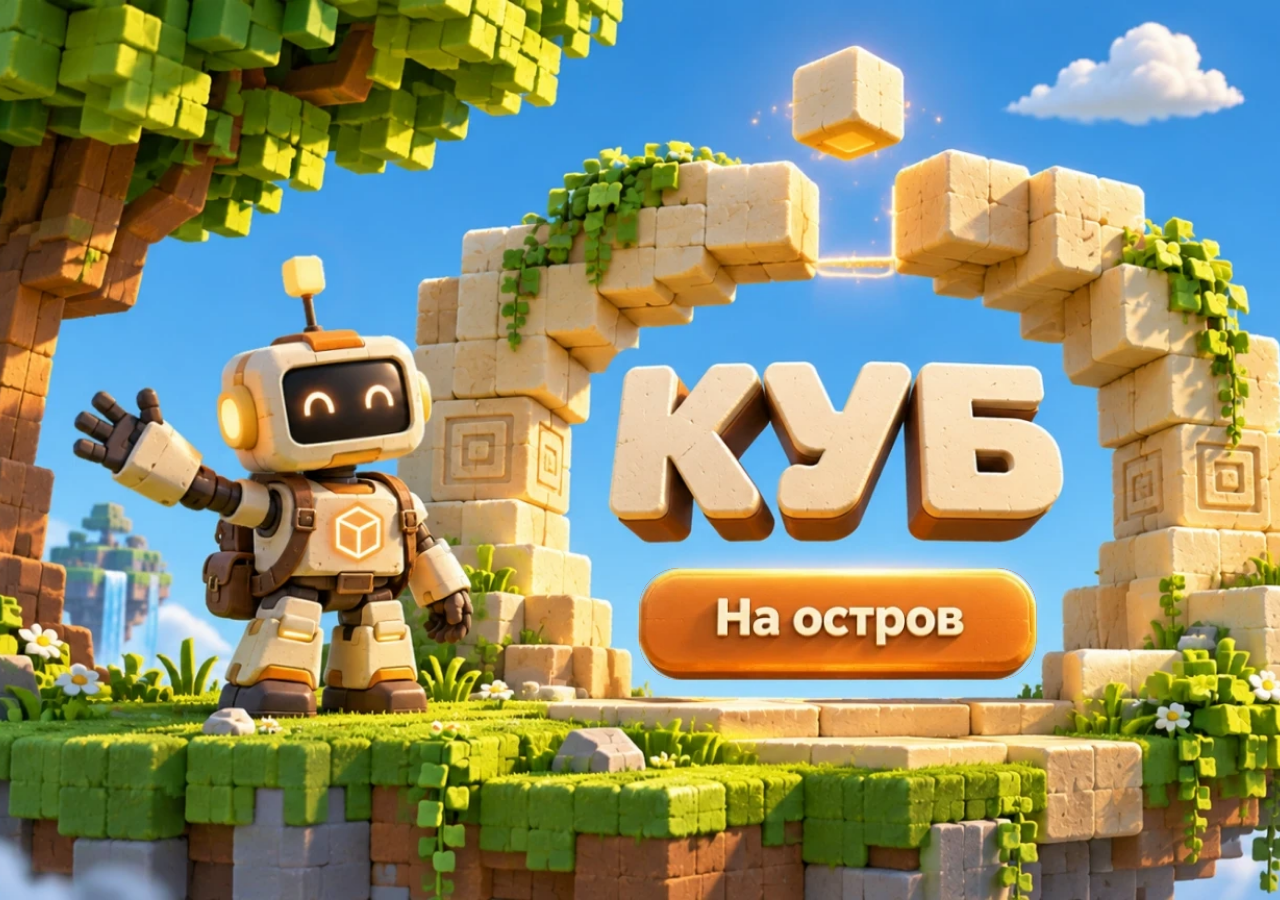
<file: index.html>
<!doctype html>
<html lang="ru">
<head>
  <meta charset="utf-8">
  <meta name="viewport" content="width=device-width, initial-scale=1">
  <meta name="theme-color" content="#306a79">
  <title>КУБ · На остров</title>
  <link rel="stylesheet" href="entrance.css">
</head>
<body>
  <main class="entrance" aria-label="КУБ">
    <div class="scene">
      <div class="film" aria-hidden="true">
        <video muted playsinline loop></video>
      </div>
      <a class="enter" href="game.html?v=116"><span>На остров</span></a>
    </div>
  </main>
  <script type="module" src="entrance.js"></script>
</body>
</html>
</file>
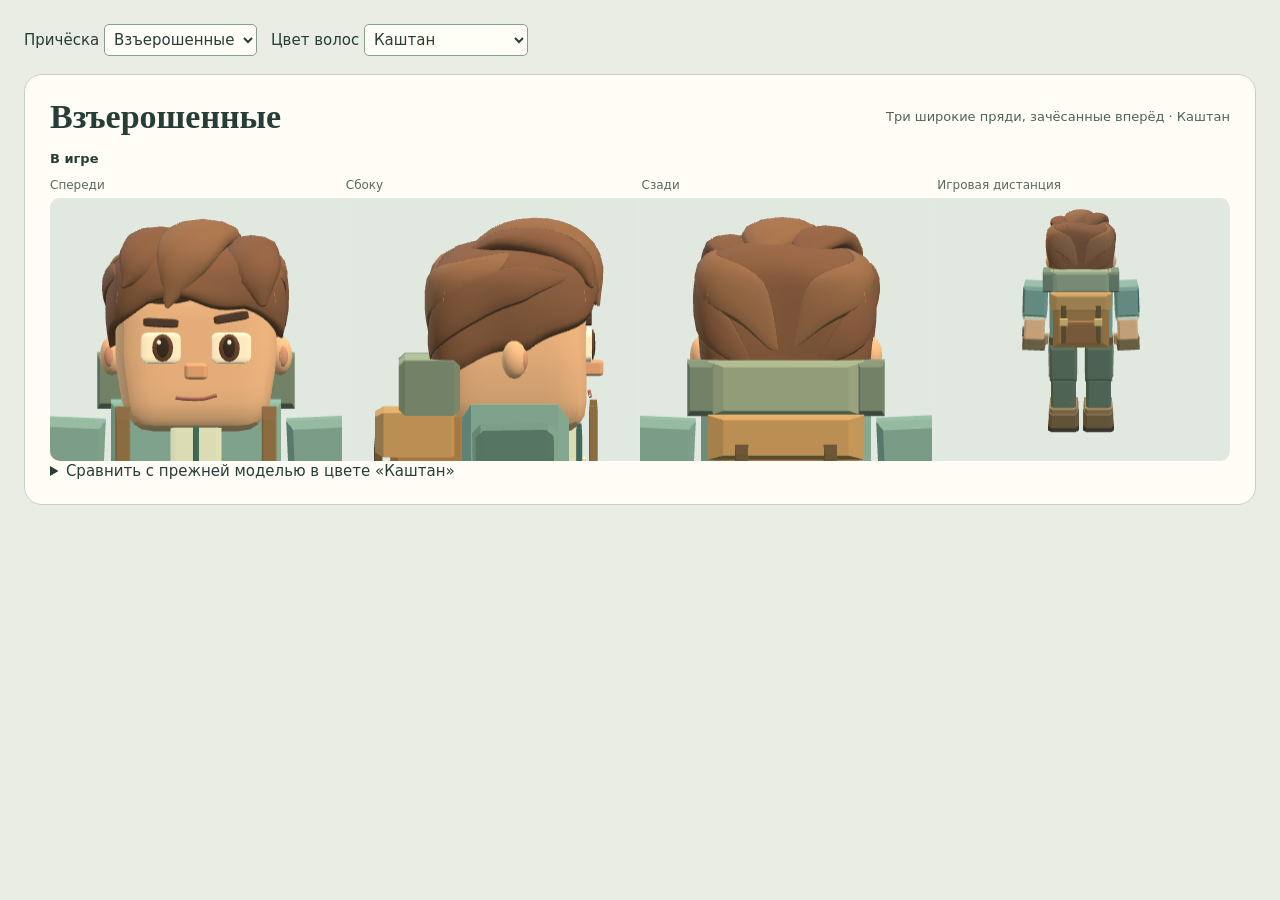
<file: docs/concepts/hair-study/index.html>
<!doctype html>
<html lang="ru">
<meta charset="utf-8">
<meta name="viewport" content="width=device-width,initial-scale=1">
<title>КУБ · Сравнение причёсок</title>
<style>
*{box-sizing:border-box}body{margin:0;padding:24px;background:#e9ede4;color:#263e36;font:15px/1.4 system-ui,sans-serif}
main{margin:auto;max-width:1310px}.toolbar,header{display:flex;align-items:center;justify-content:space-between;gap:14px}
.toolbar{justify-content:flex-start;flex-wrap:wrap;margin-bottom:18px}select{font:inherit;padding:5px;border:1px solid #899e8c;border-radius:5px;background:#fffef6;color:inherit}
article{background:#fffdf5;padding:22px 25px;border:1px solid #c8d1bf;border-radius:18px}
h1{font:600 34px/1.1 Georgia,serif;margin:0}header{margin:1px 0 15px}header p{font-size:13px;color:#4b6456;margin:0}
.angles{display:grid;grid-template-columns:repeat(4,1fr);gap:3px;margin:8px 0 5px;font-size:12px;color:#576a5c}
canvas{display:block;width:100%;aspect-ratio:4.5/1;background:#e5e8df;border-radius:10px}h2{font-size:13px;margin:12px 0 2px}
@media(max-width:780px){body{padding:8px}article{padding:12px}.angles{font-size:10px}header{align-items:start;flex-direction:column}h1{font-size:26px}}
</style>
<main>
<div class="toolbar">
<label>Причёска <select id="style"><option value="3">Взъерошенные</option><option value="4">Кудри</option><option value="7">Хвост</option></select></label>
<label>Цвет волос <select id="palette"></select></label>
</div>
<article>
<header><h1></h1><p id="caption"></p></header>
<h2>В игре</h2><div class="angles"><span>Спереди</span><span>Сбоку</span><span>Сзади</span><span>Игровая дистанция</span></div>
<canvas id="after" aria-label="Игровая модель в четырёх ракурсах"></canvas>
<details><summary>Сравнить с прежней моделью в цвете «Каштан»</summary><img id="comparison" style="width:100%" alt="Прежняя и утверждённая модели"></details>
</article>
</main>
<script type="module" src="./review.js"></script>
</html>
</file>
<file: entrance.css>
* { box-sizing: border-box; }
body { margin: 0; background: #27454b; }

.entrance {
  position: relative;
  isolation: isolate;
  display: grid;
  place-items: center;
  grid-template: minmax(0, 1fr) / minmax(0, 1fr);
  height: 100vh;
  height: 100dvh;
  overflow: hidden;
  background: linear-gradient(#439cd3, #b5d7d3 53%, #4a6240 79%, #323e32);
}

.entrance::before {
  content: "";
  position: absolute;
  inset: -5%;
  background: url("assets/entrance/island.webp") center / cover;
  filter: blur(32px) brightness(.68);
}

.scene {
  /* Share one 16:9 coordinate system between the film and its link. */
  position: relative;
  width: min(max(100vw, 177.7778vh), 156vw, 182vh);
  width: min(max(100vw, 177.7778dvh), 156vw, 182dvh);
  aspect-ratio: 16 / 9;
  justify-self: center;
  grid-area: 1 / 1;
}

.film {
  position: absolute;
  inset: 0;
  background: center / cover url("assets/entrance/island.webp");
}

.scene video { display: block; width: 100%; height: 100%; pointer-events: none; opacity: 0; }
.scene video[data-playing] { opacity: 1; }

.enter {
  /* Bounds of the amber button in the approved master frame. */
  position: absolute;
  display: grid;
  place-items: center;
  left: 44.53125%;
  top: 63.0787%;
  width: 24.8698%;
  height: 12.5%;
  border-radius: 10% / 34%;
  -webkit-tap-highlight-color: transparent;
  color: #fff7dc;
  background: #ab5517;
  font: 700 clamp(14px, 3vw, 38px)/1 system-ui, sans-serif;
  text-decoration: none;
}

.enter::after {
  content: "";
  position: absolute;
  inset: 0;
  border-radius: inherit;
  background: center / 100% 100% url("assets/entrance/enter.webp");
  pointer-events: none;
}

.enter::before {
  /* Enlarge the touch target on short screens without moving the artwork. */
  content: "";
  position: absolute;
  inset: 50% 0 auto;
  height: max(100%, 44px);
  transform: translateY(-50%);
}

.enter:focus-visible { outline: 3px solid white; outline-offset: 3px; box-shadow: 0 0 0 7px #46321c; }
@media (hover: hover) {
  .enter:hover { filter: brightness(1.08); box-shadow: 0 0 18px rgb(255 207 104 / 50%); }
}
.enter:active { filter: brightness(.93); }

@media (max-aspect-ratio: 16/9) {
  .scene { transform: translateX(calc(27% - 27vw)); }
}

@media (max-aspect-ratio: 1/1) {
  .entrance { background: linear-gradient(#2589d3 40%, #cde2fa 65%); }
  .entrance::before { display: none; }
  /* Continue the sky and the underside of the island around the original film. */
  .scene::before {
    content: "";
    position: absolute;
    width: 100%;
    aspect-ratio: 2 / 3;
    top: -78%;
    background: center / 100% 100% url("assets/entrance/portrait.webp");
    mask-image: linear-gradient(transparent, black 3%, black 97%, transparent);
  }
  .film {
    mask-image: linear-gradient(transparent, black 9%, black 93%, transparent);
  }
}

@media (forced-colors: active) {
  .enter { display: grid; place-items: center; background: ButtonFace; color: ButtonText; border: 2px solid ButtonText; }
  .enter::after { display: none; }
}
</file>
